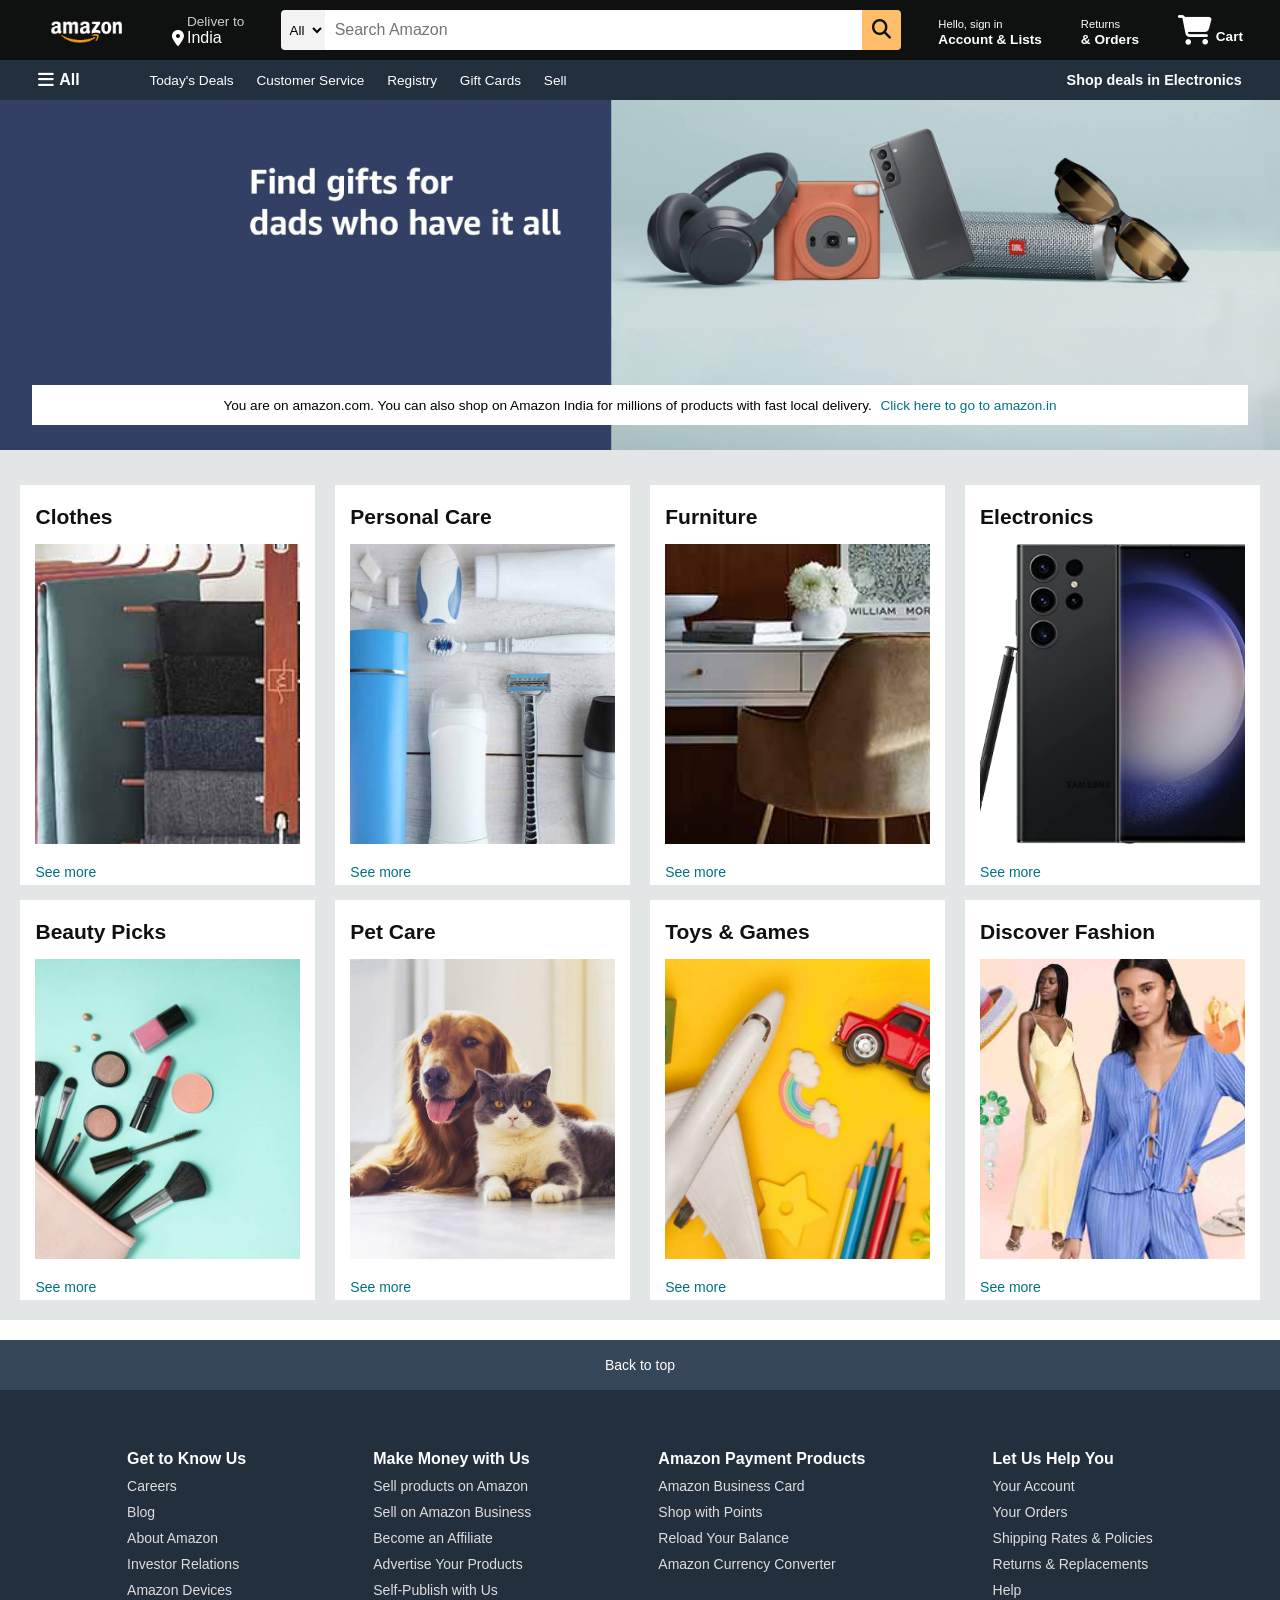
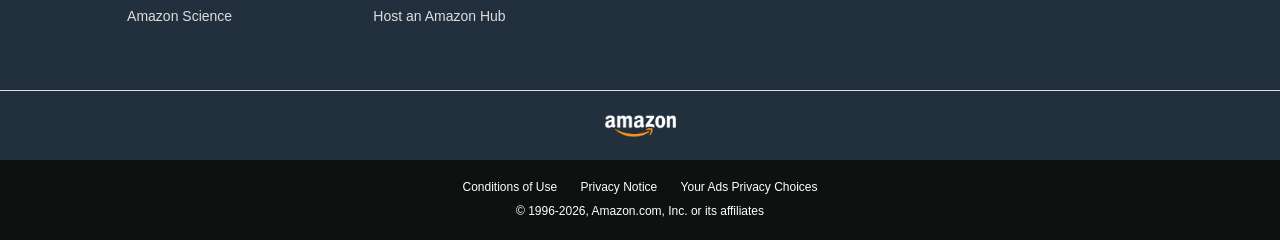
<file: index.html>
<!DOCTYPE html>
<html lang="en">
<head>
    <meta charset="UTF-8">
    <meta name="viewport" content="width=device-width, initial-scale=1.0">
    <title>Amazon Clone</title>

    <!-- CSS -->
    <link rel="stylesheet" href="style.css">

    <!-- Font Awesome -->
    <link rel="stylesheet"
    href="https://cdnjs.cloudflare.com/ajax/libs/font-awesome/6.7.2/css/all.min.css">
</head>

<body>

<header>

    <!-- Navbar -->
    <div class="navbar">

        <!-- Logo -->
        <div class="nav-logo border">
            <div class="logo"></div>
        </div>

        <!-- Address -->
        <div class="nav-address border">
            <p class="add-first">Deliver to</p>
            <div class="add-icon">
                <i class="fa-solid fa-location-dot"></i>
                <p class="add-second">India</p>
            </div>
        </div>

        <!-- Search Bar -->
        <div class="nav-search">

            <select class="search-select">
                <option>All</option>
            </select>

            <input placeholder="Search Amazon" class="search-input">

            <div class="search-icon">
                <i class="fa-solid fa-magnifying-glass"></i>
            </div>

        </div>

        <!-- Sign In -->
        <div class="nav-signin border">
            <p><span>Hello, sign in</span></p>
            <p class="nav-second">Account & Lists</p>
        </div>

        <!-- Returns -->
        <div class="nav-return border">
            <p><span>Returns</span></p>
            <p class="nav-second">& Orders</p>
        </div>

        <!-- Cart -->
        <div class="nav-cart border">
            <i class="fa-solid fa-cart-shopping"></i>
            Cart
        </div>

    </div>

    <!-- Panel -->
    <div class="panel">

        <div class="panel-all border">
            <i class="fa-solid fa-bars"></i>
            All
        </div>

        <div class="panel-ops">
            <p class="border">Today's Deals</p>
            <p class="border">Customer Service</p>
            <p class="border">Registry</p>
            <p class="border">Gift Cards</p>
            <p class="border">Sell</p>
        </div>

        <div class="panel-deals border">
            Shop deals in Electronics
        </div>

    </div>

</header>

<!-- Hero Section -->
<div class="hero-section">
    <div class="hero-msg">
        <p>
            You are on amazon.com. You can also shop on Amazon India for millions of products with fast local delivery.
            <a href="#">Click here to go to amazon.in</a>
        </p>
    </div>
</div>
<div class="shop-section">

    <div class="box">
        <div class="box-content">
            <h2>Clothes</h2>
            <div class="box-img" style="background-image: url('box1_image.jpg');"></div>
            <p>See more</p>
        </div>
    </div>

    <div class="box">
        <div class="box-content">
            <h2>Personal Care</h2>
            <div class="box-img" style="background-image: url('box2_image.jpg');"></div>
            <p>See more</p>
        </div>
    </div>

    <div class="box">
        <div class="box-content">
            <h2>Furniture</h2>
            <div class="box-img" style="background-image: url('box3_image.jpg');"></div>
            <p>See more</p>
        </div>
    </div>

    <div class="box">
        <div class="box-content">
            <h2>Electronics</h2>
            <div class="box-img" style="background-image: url('box4_image.jpg');"></div>
            <p>See more</p>
        </div>
    </div>
    <div class="box">
    <div class="box-content">
        <h2>Beauty Picks</h2>
        <div class="box-img" style="background-image: url('box5_image.jpg');"></div>
        <p>See more</p>
    </div>
</div>

<div class="box">
    <div class="box-content">
        <h2>Pet Care</h2>
        <div class="box-img" style="background-image: url('box6_image.jpg');"></div>
        <p>See more</p>
    </div>
</div>

<div class="box">
    <div class="box-content">
        <h2>Toys & Games</h2>
        <div class="box-img" style="background-image: url('box7_image.jpg');"></div>
        <p>See more</p>
    </div>
</div>

<div class="box">
    <div class="box-content">
        <h2>Discover Fashion</h2>
        <div class="box-img" style="background-image: url('box8_image\ \(1\).jpg');"></div>
        <p>See more</p>
    </div>
</div>

</div>
<footer>

    <div class="foot-panel1">
        Back to top
    </div>

    <div class="foot-panel2">

        <ul>
            <p>Get to Know Us</p>
            <a>Careers</a>
            <a>Blog</a>
            <a>About Amazon</a>
            <a>Investor Relations</a>
            <a>Amazon Devices</a>
            <a>Amazon Science</a>
        </ul>

        <ul>
            <p>Make Money with Us</p>
            <a>Sell products on Amazon</a>
            <a>Sell on Amazon Business</a>
            <a>Become an Affiliate</a>
            <a>Advertise Your Products</a>
            <a>Self-Publish with Us</a>
            <a>Host an Amazon Hub</a>
        </ul>

        <ul>
            <p>Amazon Payment Products</p>
            <a>Amazon Business Card</a>
            <a>Shop with Points</a>
            <a>Reload Your Balance</a>
            <a>Amazon Currency Converter</a>
        </ul>

        <ul>
            <p>Let Us Help You</p>
            <a>Your Account</a>
            <a>Your Orders</a>
            <a>Shipping Rates & Policies</a>
            <a>Returns & Replacements</a>
            <a>Help</a>
        </ul>

    </div>


    <div class="foot-panel3">
        <div class="logo"></div>
    </div>


    <div class="foot-panel4">

        <div class="pages">
            <a>Conditions of Use</a>
            <a>Privacy Notice</a>
            <a>Your Ads Privacy Choices</a>
        </div>

        <div class="copyright">
            © 1996-2026, Amazon.com, Inc. or its affiliates
        </div>

    </div>

</footer>
</body>
</html>
</file>
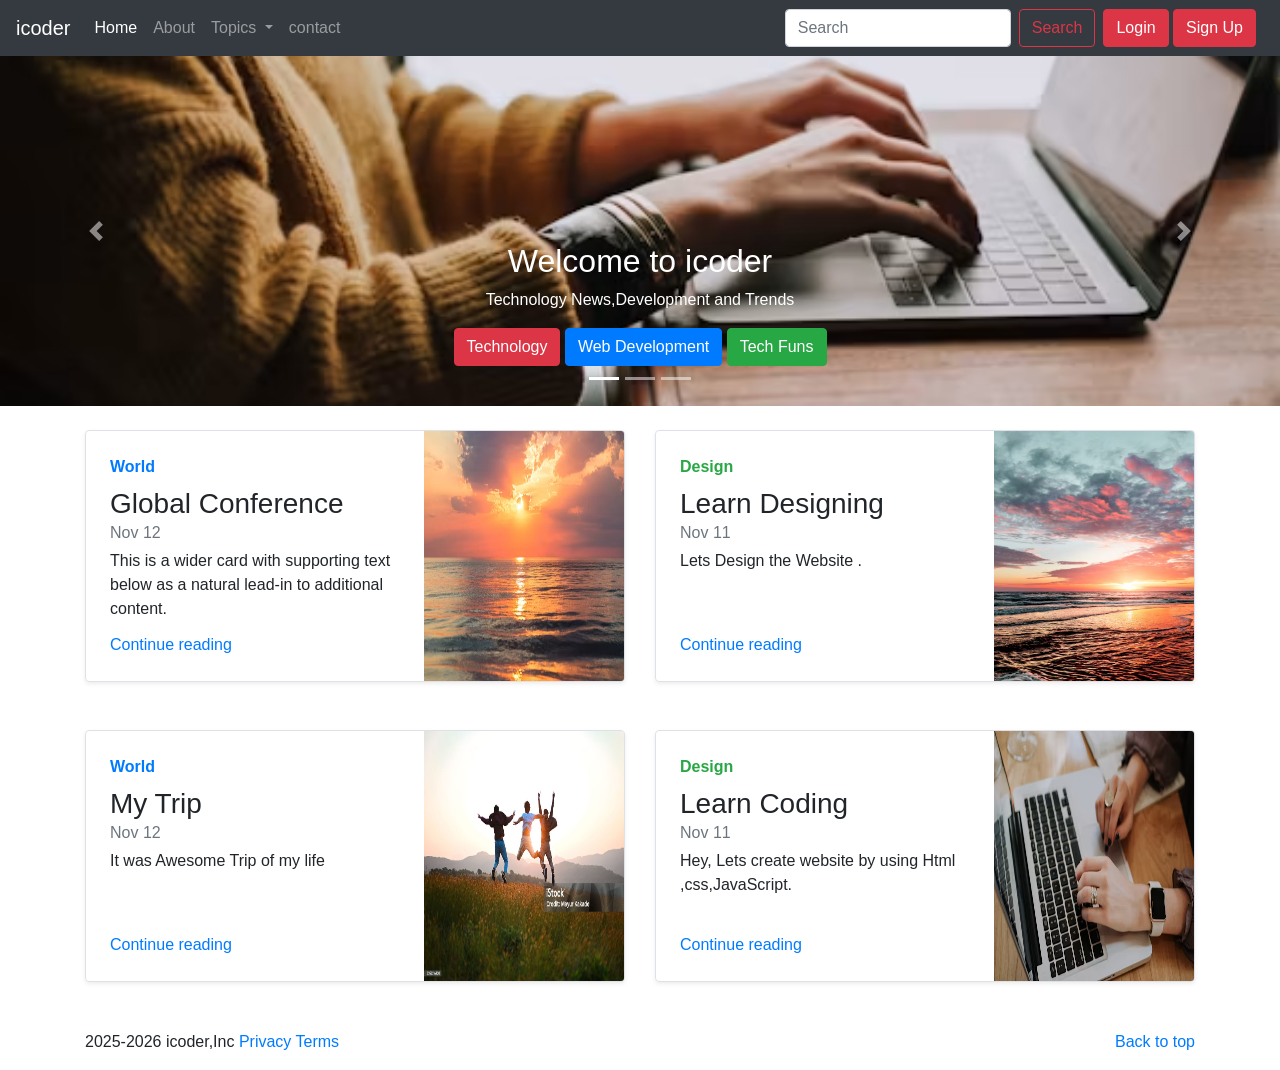
<file: Bootstrap-website/index.html>
<!doctype html>
<html lang="en">
  <head>
    <!-- Required meta tags -->
    <meta charset="utf-8">
    <meta name="viewport" content="width=device-width, initial-scale=1, shrink-to-fit=no">

    <!-- Bootstrap CSS -->
    <link rel="stylesheet" href="https://cdn.jsdelivr.net/npm/bootstrap@4.5.3/dist/css/bootstrap.min.css" integrity="sha384-TX8t27EcRE3e/ihU7zmQxVncDAy5uIKz4rEkgIXeMed4M0jlfIDPvg6uqKI2xXr2" crossorigin="anonymous">
    <link rel="stylesheet" href="style.css">
    <title>Hello, world!</title>
  </head>
  <body>
    <nav class="navbar navbar-expand-lg navbar-dark bg-dark">
  <a class="navbar-brand" href="#">icoder</a>
  <button class="navbar-toggler" type="button" data-toggle="collapse" data-target="#navbarSupportedContent" aria-controls="navbarSupportedContent" aria-expanded="false" aria-label="Toggle navigation">
    <span class="navbar-toggler-icon"></span>
  </button>

  <div class="collapse navbar-collapse" id="navbarSupportedContent">
    <ul class="navbar-nav mr-auto">
      <li class="nav-item active">
        <a class="nav-link" href="/">Home <span class="sr-only">(current)</span></a>
      </li>
      <li class="nav-item">
        <a class="nav-link" href="/about.html">About</a>
      </li>
<li class="nav-item dropdown">
    <a class="nav-link dropdown-toggle"
       href="#"
       id="navbarDropdown"
       role="button"
       data-toggle="dropdown"
       aria-haspopup="true"
       aria-expanded="false">
        Topics
    </a>

    <div class="dropdown-menu" aria-labelledby="navbarDropdown">
        <a class="dropdown-item" href="#">Technology</a>
        <a class="dropdown-item" href="#">Web Development</a>
        <div class="dropdown-divider"></div>
        <a class="dropdown-item" href="#">Support</a>
        <a class="dropdown-item" href="#">Write for us</a>
    </div>
</li>
    <li class="nav-item">
        <a class="nav-link" href="/contact.html">contact</a>
      </li>
    </ul>
    <form class="form-inline my-2 my-lg-0">
      <input class="form-control mr-sm-2" type="search" placeholder="Search" aria-label="Search">
      <button class="btn btn-outline-danger my-2 my-sm-0" type="submit">Search</button>
    </form>
    <div class="mx-2">
    <button class="btn btn-danger" data-toggle="modal" data-target="#loginModal">
        Login
    </button>

    <button class="btn btn-danger" data-toggle="modal" data-target="#signupModal">
        Sign Up
    </button>

  </div>
</nav>



</div>
</div>
</nav>

<!-- Login Modal -->
<div class="modal fade" id="loginModal" tabindex="-1" aria-labelledby="loginModalLabel" aria-hidden="true">
    <div class="modal-dialog">
        <div class="modal-content">

            <div class="modal-header">
                <h5 class="modal-title" id="loginModalLabel">Login to iCoder</h5>
                <button type="button" class="close" data-dismiss="modal">
                    <span>&times;</span>
                </button>
            </div>

            <div class="modal-body">
                <form>
                    <div class="form-group">
                        <label>Email address</label>
                        <input type="email" class="form-control">
                    </div>

                    <div class="form-group">
                        <label>Password</label>
                        <input type="password" class="form-control">
                    </div>

                    <button type="submit" class="btn btn-primary">
                        Login
                    </button>
                </form>
            </div>

        </div>
    </div>
</div>

<!-- Signup Modal -->
<div class="modal fade" id="signupModal" tabindex="-1" aria-labelledby="signupModalLabel" aria-hidden="true">
    <div class="modal-dialog">
        <div class="modal-content">

            <div class="modal-header">
                <h5 class="modal-title" id="signupModalLabel">Create an Account</h5>
                <button type="button" class="close" data-dismiss="modal">
                    <span>&times;</span>
                </button>
            </div>

            <div class="modal-body">
                <form>
                    <div class="form-group">
                        <label>Name</label>
                        <input type="text" class="form-control">
                    </div>

                    <div class="form-group">
                        <label>Email</label>
                        <input type="email" class="form-control">
                    </div>

                    <div class="form-group">
                        <label>Password</label>
                        <input type="password" class="form-control">
                    </div>

                    <button type="submit" class="btn btn-primary">
                        Sign Up
                    </button>
                </form>
            </div>

        </div>
    </div>
</div>
<div id="carouselExampleCaptions" class="carousel slide carousel-fade" data-ride="carousel">
  <ol class="carousel-indicators">
    <li data-target="#carouselExampleCaptions" data-slide-to="0" class="active"></li>
    <li data-target="#carouselExampleCaptions" data-slide-to="1"></li>
    <li data-target="#carouselExampleCaptions" data-slide-to="2"></li>
  </ol>
  <div class="carousel-inner">
    <div class="carousel-item active">
      <img src="2_image.avif" class="d-block w-100" alt="...">
      <div class="carousel-caption d-none d-md-block">
        <h2>Welcome to icoder</h2>
        <p>Technology News,Development and Trends</p>
        <button class="btn btn-danger">Technology</button>
        <button class="btn btn-primary">Web Development</button>
        <button class="btn btn-success">Tech Funs</button>
      </div>
    </div>
    <div class="carousel-item">
      <img src="istockphoto-2222587923-612x612.webp" class="d-block w-100" alt="...">
      <div class="carousel-caption d-none d-md-block">
        <h2>Welcome to Best Coding blog</h2>
        <p>Technology News,Development and Trends</p>
        <button class="btn btn-danger">Technology</button>
        <button class="btn btn-primary">Web Development</button>
        <button class="btn btn-success">Tech Funs</button>      </div>
    </div>
    <div class="carousel-item">
      <img src="1_image.avif" class="d-block w-100" alt="...">
      <div class="carousel-caption d-none d-md-block">
        <h2>Award wining Blog</h2>
        <p>Technology News,Development and Trends</p>
        <button class="btn btn-danger">Technology</button>
        <button class="btn btn-primary">Web Development</button>
        <button class="btn btn-success">Tech Funs</button>
      </div>
    </div>
  </div>
  <a class="carousel-control-prev" href="#carouselExampleCaptions" role="button" data-slide="prev">
    <span class="carousel-control-prev-icon" aria-hidden="true"></span>
    <span class="sr-only">Previous</span>
  </a>
  <a class="carousel-control-next" href="#carouselExampleCaptions" role="button" data-slide="next">
    <span class="carousel-control-next-icon" aria-hidden="true"></span>
    <span class="sr-only">Next</span>
  </a>
</div>
<div class="container my-4">
    <div class="row mb-2">
    <div class="col-md-6">
      <div class="row no-gutters border rounded overflow-hidden flex-md-row mb-4 shadow-sm h-md-250 position-relative">
        <div class="col p-4 d-flex flex-column position-static">
          <strong class="d-inline-block mb-2 text-primary">World</strong>
          <h3 class="mb-0">Global Conference </h3>
          <div class="mb-1 text-muted">Nov 12</div>
          <p class="card-text mb-auto">This is a wider card with supporting text below as a natural lead-in to additional content.</p>
          <a href="#" class="stretched-link">Continue reading</a>
        </div>
        <div class="col-auto d-none d-lg-block">
          <img class="bd-placeholder-img" width="200" height="250"src="pic1.avif">
        </div>
      </div>
    </div>
    <div class="col-md-6">
      <div class="row no-gutters border rounded overflow-hidden flex-md-row mb-4 shadow-sm h-md-250 position-relative">
        <div class="col p-4 d-flex flex-column position-static">
          <strong class="d-inline-block mb-2 text-success">Design</strong>
          <h3 class="mb-0">Learn Designing</h3>
          <div class="mb-1 text-muted">Nov 11</div>
          <p class="mb-auto"> Lets Design the Website .</p>
          <a href="#" class="stretched-link">Continue reading</a>
        </div>
        <div class="col-auto d-none d-lg-block">
    <img class="bd-placeholder-img" width="200" height="250"src="pic2.avif">

        </div>
      </div>
    </div>
  </div>
</div>
<div class="container my-4">
        <div class="row mb-2">
    <div class="col-md-6">
      <div class="row no-gutters border rounded overflow-hidden flex-md-row mb-4 shadow-sm h-md-250 position-relative">
        <div class="col p-4 d-flex flex-column position-static">
          <strong class="d-inline-block mb-2 text-primary">World</strong>
          <h3 class="mb-0">My Trip </h3>
          <div class="mb-1 text-muted">Nov 12</div>
          <p class="card-text mb-auto"> It was Awesome Trip of my life</p>
          <a href="#" class="stretched-link">Continue reading</a>
        </div>
        <div class="col-auto d-none d-lg-block">
          <img class="bd-placeholder-img" width="200" height="250"src="pic3.jpg">
        </div>
      </div>
    </div>
    <div class="col-md-6">
      <div class="row no-gutters border rounded overflow-hidden flex-md-row mb-4 shadow-sm h-md-250 position-relative">
        <div class="col p-4 d-flex flex-column position-static">
          <strong class="d-inline-block mb-2 text-success">Design</strong>
          <h3 class="mb-0">Learn Coding</h3>
          <div class="mb-1 text-muted">Nov 11</div>
          <p class="mb-auto">Hey, Lets create website by using Html ,css,JavaScript.</p>
          <a href="#" class="stretched-link">Continue reading</a>
        </div>
        <div class="col-auto d-none d-lg-block">
    <img class="bd-placeholder-img" width="200" height="250"src="1_image.avif">

        </div>
      </div>
    </div>
  </div>
</div>
<footer class="container">
    <p class="float-right">
<a href ="#">Back to top</a>
    </p>
<p>
    2025-2026 icoder,Inc
    <a href ="#">Privacy</a>
    <a href ="#">Terms</a>

</p>
</footer>


    <!-- Option 1: jQuery and Bootstrap Bundle (includes Popper) -->
    <script src="https://code.jquery.com/jquery-3.5.1.slim.min.js" integrity="sha384-DfXdz2htPH0lsSSs5nCTpuj/zy4C+OGpamoFVy38MVBnE+IbbVYUew+OrCXaRkfj" crossorigin="anonymous"></script>
    <script src="https://cdn.jsdelivr.net/npm/bootstrap@4.5.3/dist/js/bootstrap.bundle.min.js" integrity="sha384-ho+j7jyWK8fNQe+A12Hb8AhRq26LrZ/JpcUGGOn+Y7RsweNrtN/tE3MoK7ZeZDyx" crossorigin="anonymous"></script>

    <!-- Option 2: jQuery, Popper.js, and Bootstrap JS
    <script src="https://code.jquery.com/jquery-3.5.1.slim.min.js" integrity="sha384-DfXdz2htPH0lsSSs5nCTpuj/zy4C+OGpamoFVy38MVBnE+IbbVYUew+OrCXaRkfj" crossorigin="anonymous"></script>
    <script src="https://cdn.jsdelivr.net/npm/popper.js@1.16.1/dist/umd/popper.min.js" integrity="sha384-9/reFTGAW83EW2RDu2S0VKaIzap3H66lZH81PoYlFhbGU+6BZp6G7niu735Sk7lN" crossorigin="anonymous"></script>
    <script src="https://cdn.jsdelivr.net/npm/bootstrap@4.5.3/dist/js/bootstrap.min.js" integrity="sha384-w1Q4orYjBQndcko6MimVbzY0tgp4pWB4lZ7lr30WKz0vr/aWKhXdBNmNb5D92v7s" crossorigin="anonymous"></script>
    -->
  </body>
</html>
</file>
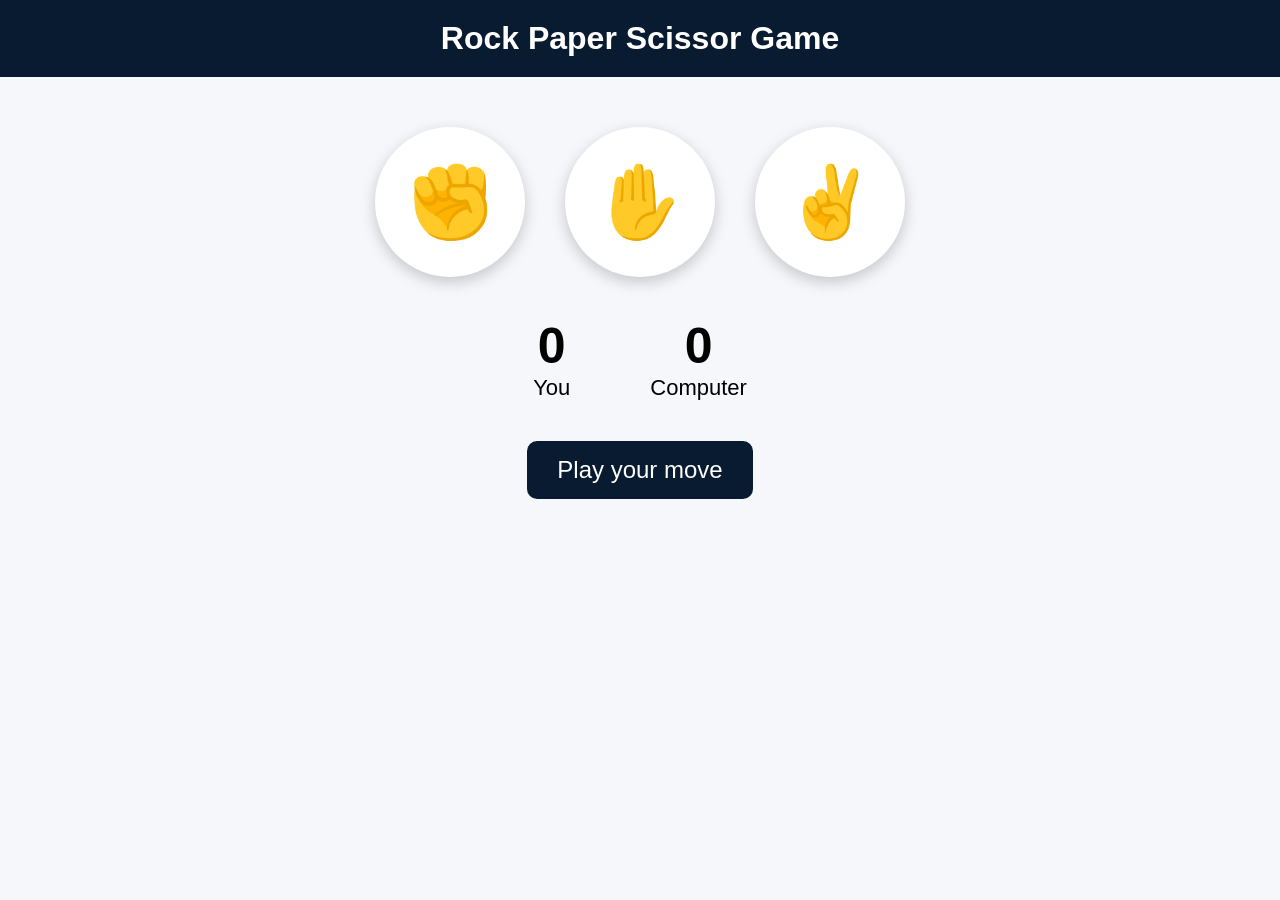
<file: Rock-papaer-scissor/index.html>
<!DOCTYPE html>
<html lang="en">
<head>
<meta charset="UTF-8">
<meta name="viewport" content="width=device-width, initial-scale=1.0">
<title>Rock Paper Scissor Game</title>
<link rel="stylesheet" href="rock.css">
</head>
<body>

<h1>Rock Paper Scissor Game</h1>

<div class="choices">
    <div class="choice" id="rock">✊</div>
    <div class="choice" id="paper">✋</div>
    <div class="choice" id="scissor">✌️</div>
</div>

<div class="score-board">
    <div class="score">
        <p id="user-score">0</p>
        <p>You</p>
    </div>

    <div class="score">
        <p id="comp-score">0</p>
        <p>Computer</p>
    </div>
</div>

<div class="msg-container">
    <p id="msg">Play your move</p>
</div>

<script src="rock.js"></script>

</body>
</html>
</file>
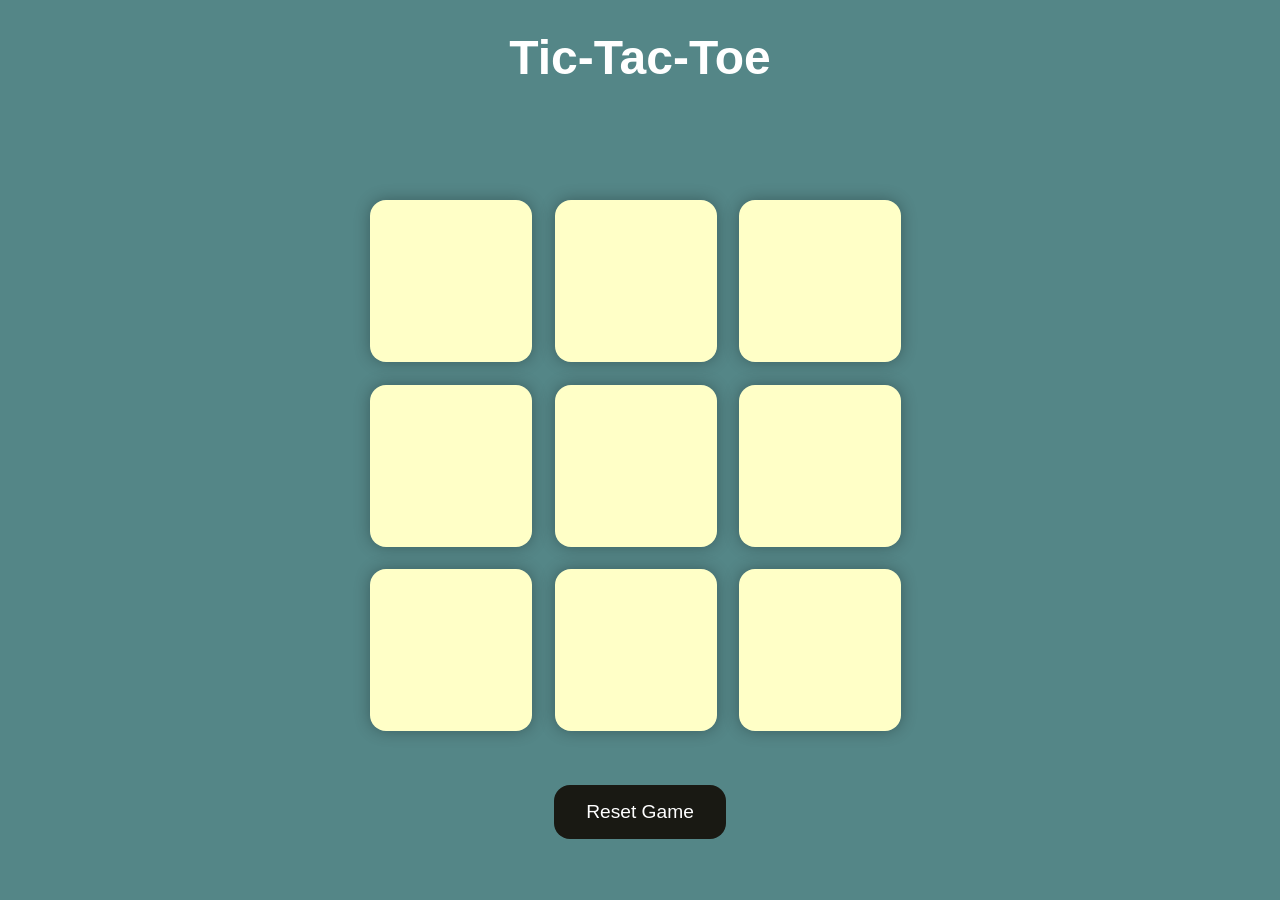
<file: Tic-Tac-Toe/index.html>
<!DOCTYPE html>
<html lang="en">

<head>
    <meta charset="UTF-8">
    <meta name="viewport" content="width=device-width, initial-scale=1.0">
    <title>Tic-Tac-Toe</title>
    <link rel="stylesheet" href="style.css">
</head>

<body>

    <h1>Tic-Tac-Toe</h1>

    <div class="msg-container">
        <h2 id="msg"></h2>
    </div>

    <main>
        <div class="container">
            <div class="game">

                <button class="box"></button>
                <button class="box"></button>
                <button class="box"></button>

                <button class="box"></button>
                <button class="box"></button>
                <button class="box"></button>

                <button class="box"></button>
                <button class="box"></button>
                <button class="box"></button>

            </div>
        </div>

        <button id="reset-btn">Reset Game</button>
    </main>


    <script src="script.js"></script>

</body>

</html>
</file>
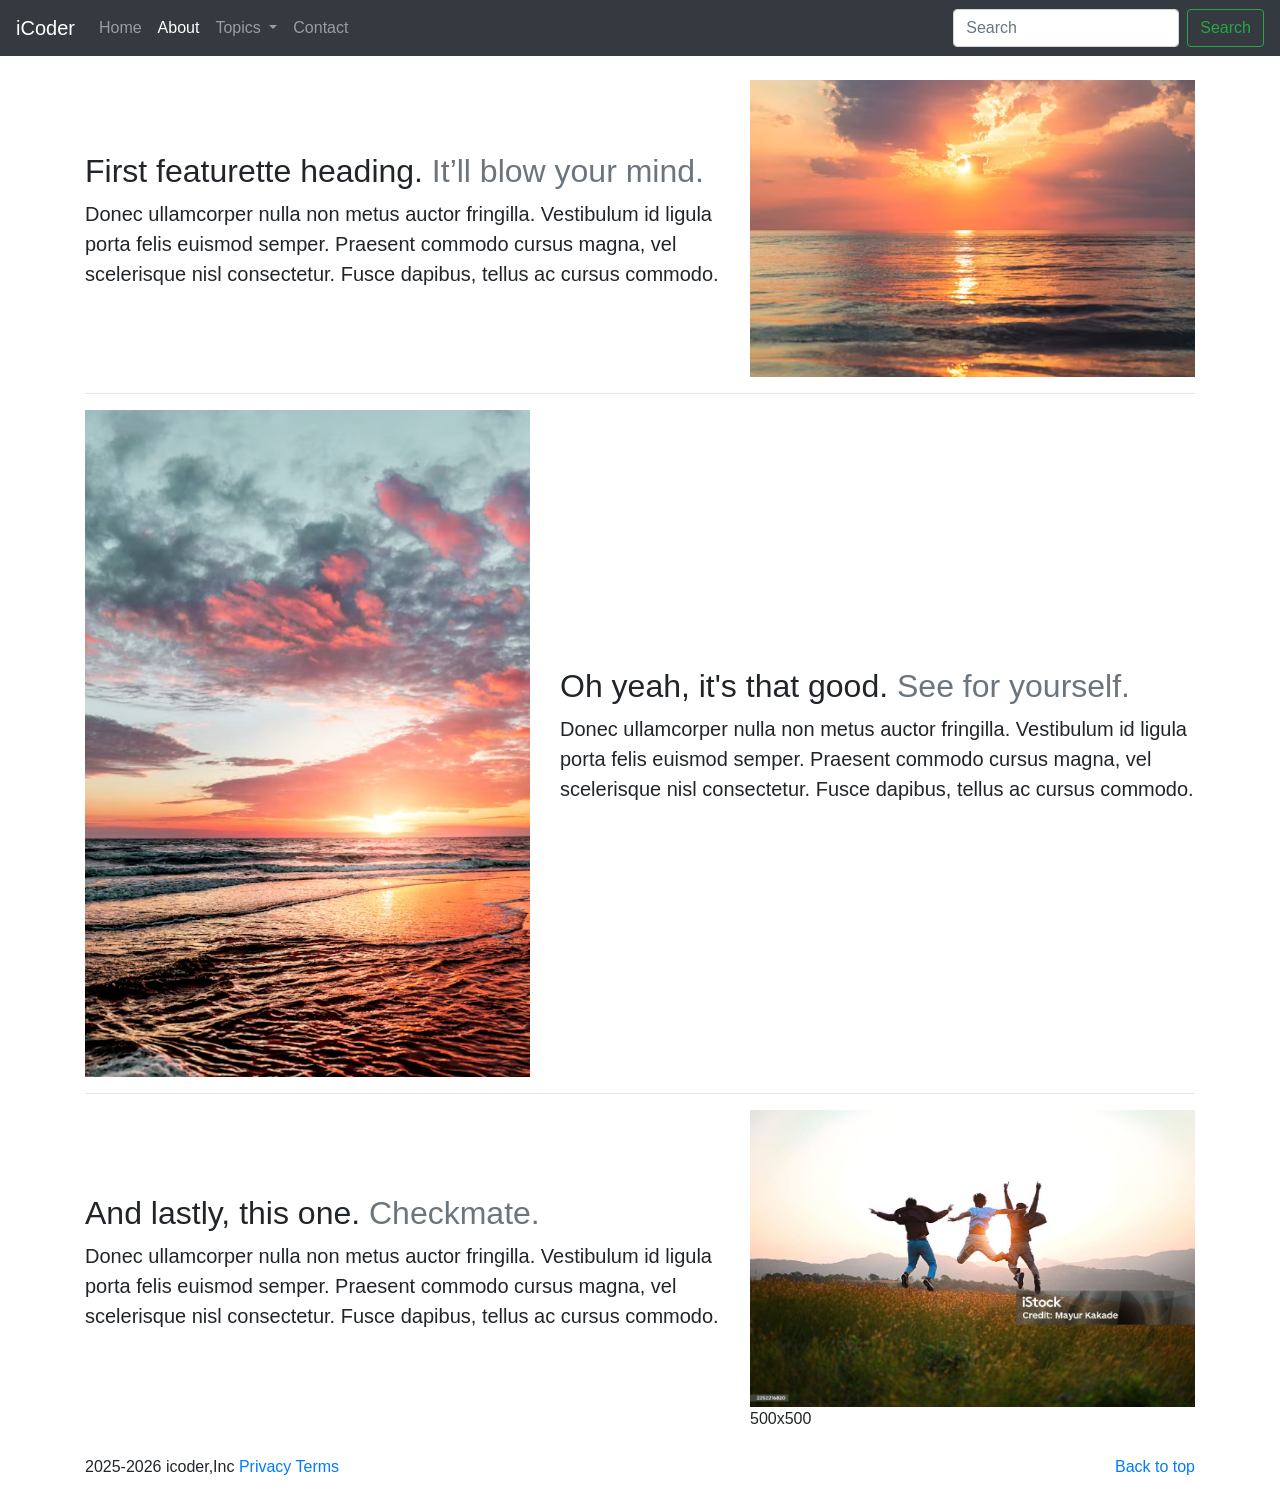
<file: Bootstrap-website/about.html>
<!DOCTYPE html>
<html lang="en">
<head>
    <meta charset="UTF-8">
    <meta name="viewport" content="width=device-width, initial-scale=1.0">

    <link rel="stylesheet" href="https://cdn.jsdelivr.net/npm/bootstrap@4.5.3/dist/css/bootstrap.min.css"
        integrity="sha384-TX8t27EcRE3e/ihU7zmQxVncDAy5uIKz4rEkgIXeMed4M0jlfIDPvg6uqKI2xXr2"
        crossorigin="anonymous">

    <link rel="stylesheet" href="style.css">

    <title>iCoder - Heaven for Programmers</title>
</head>

<body>

<nav class="navbar navbar-expand-lg navbar-dark bg-dark">
    <a class="navbar-brand" href="#">iCoder</a>

    <button class="navbar-toggler" type="button" data-toggle="collapse"
        data-target="#navbarSupportedContent"
        aria-controls="navbarSupportedContent"
        aria-expanded="false"
        aria-label="Toggle navigation">

        <span class="navbar-toggler-icon"></span>
    </button>

    <div class="collapse navbar-collapse" id="navbarSupportedContent">

        <ul class="navbar-nav mr-auto">

            <li class="nav-item">
                <a class="nav-link" href="index.html">Home</a>
            </li>

            <li class="nav-item active">
                <a class="nav-link" href="about.html">
                    About <span class="sr-only">(current)</span>
                </a>
            </li>

            <li class="nav-item dropdown">
                <a class="nav-link dropdown-toggle"
                    href="#"
                    id="navbarDropdown"
                    role="button"
                    data-toggle="dropdown">

                    Topics
                </a>

                <div class="dropdown-menu">
                    <a class="dropdown-item" href="#">Technology</a>
                    <a class="dropdown-item" href="#">Web Development</a>

                    <div class="dropdown-divider"></div>

                    <a class="dropdown-item" href="#">Support</a>
                    <a class="dropdown-item" href="#">Write for us</a>
                </div>
            </li>

            <li class="nav-item">
                <a class="nav-link" href="contact.html">Contact</a>
            </li>

        </ul>

        <form class="form-inline my-2 my-lg-0">
            <input class="form-control mr-sm-2"
                type="search"
                placeholder="Search">

            <button class="btn btn-outline-success"
                type="submit">
                Search
            </button>
        </form>

    </div>
</nav>
<div class="container my-4">

  <div class="row featurette d-flex justify-content-center align-items-center">
    <div class="col-md-7">
      <h2 class="featurette-heading">
        First featurette heading.
        <span class="text-muted">It’ll blow your mind.</span>
      </h2>
      <p class="lead">
        Donec ullamcorper nulla non metus auctor fringilla.
        Vestibulum id ligula porta felis euismod semper.
        Praesent commodo cursus magna, vel scelerisque nisl consectetur.
        Fusce dapibus, tellus ac cursus commodo.
      </p>
    </div>

    <div class="col-md-5">
    <img class="bd-placeholder-img bd-placeholder-img-lg featurette-image img-fluid mx-auto"
     src="pic1.avif" alt="">
        
        <title>Placeholder</title>
        <rect width="100%" height="100%" fill="#eee"></rect>
        <text x="50%" y="50%" fill="#aaa" dy=".3em"></text>
      
    </div>
  </div>

  <hr class="featurette-divider">

  <div class="row featurette d-flex justify-content-center align-items-center">
    <div class="col-md-7 order-md-2">
      <h2 class="featurette-heading">
        Oh yeah, it's that good.
        <span class="text-muted">See for yourself.</span>
      </h2>
      <p class="lead">
        Donec ullamcorper nulla non metus auctor fringilla.
        Vestibulum id ligula porta felis euismod semper.
        Praesent commodo cursus magna, vel scelerisque nisl consectetur.
        Fusce dapibus, tellus ac cursus commodo.
      </p>
    </div>

    <div class="col-md-5 order-md-1">
            <img class="bd-placeholder-img bd-placeholder-img-lg featurette-image img-fluid mx-auto"
     src="pic2.avif" alt="">

        <title>Placeholder</title>
        <rect width="100%" height="100%" fill="#eee"></rect>
        <text x="50%" y="50%" fill="#aaa" dy=".3em"></text>
      
    </div>
  </div>

  <hr class="featurette-divider">

  <div class="row featurette d-flex justify-content-center align-items-center">
    <div class="col-md-7">
      <h2 class="featurette-heading">
        And lastly, this one.
        <span class="text-muted">Checkmate.</span>
      </h2>
      <p class="lead">
        Donec ullamcorper nulla non metus auctor fringilla.
        Vestibulum id ligula porta felis euismod semper.
        Praesent commodo cursus magna, vel scelerisque nisl consectetur.
        Fusce dapibus, tellus ac cursus commodo.
      </p>
    </div>

    <div class="col-md-5">
                    <img class="bd-placeholder-img bd-placeholder-img-lg featurette-image img-fluid mx-auto"
     src="pic3.jpg" alt="">

        <title>Placeholder</title>
        <rect width="100%" height="100%" fill="#eee"></rect>
        <text x="50%" y="50%" fill="#aaa" dy=".3em">500x500</text>
      </svg>
    </div>
  </div>

</div>
<footer class="container">
    <p class="float-right">
<a href ="#">Back to top</a>
    </p>
<p>
    2025-2026 icoder,Inc
    <a href ="#">Privacy</a>
    <a href ="#">Terms</a>

</p>
</footer>
<script src="https://code.jquery.com/jquery-3.5.1.slim.min.js"
        integrity="sha384-DfXdz2htPH0lsSSs5nCTpuj/zy4C+OGpamoFVy38MVBnE+IbbVYUew+OrCXaRkfj"
        crossorigin="anonymous"></script>

    <script src="https://cdn.jsdelivr.net/npm/bootstrap@4.5.3/dist/js/bootstrap.bundle.min.js"
        integrity="sha384-ho+j7jyWK8fNQe+A12Hb8AhRq26LrZ/JpcUGGOn+Y7RsweNrtN/tE3MoK7ZeZDyx"
        crossorigin="anonymous"></script>

</body>
</html>
</file>
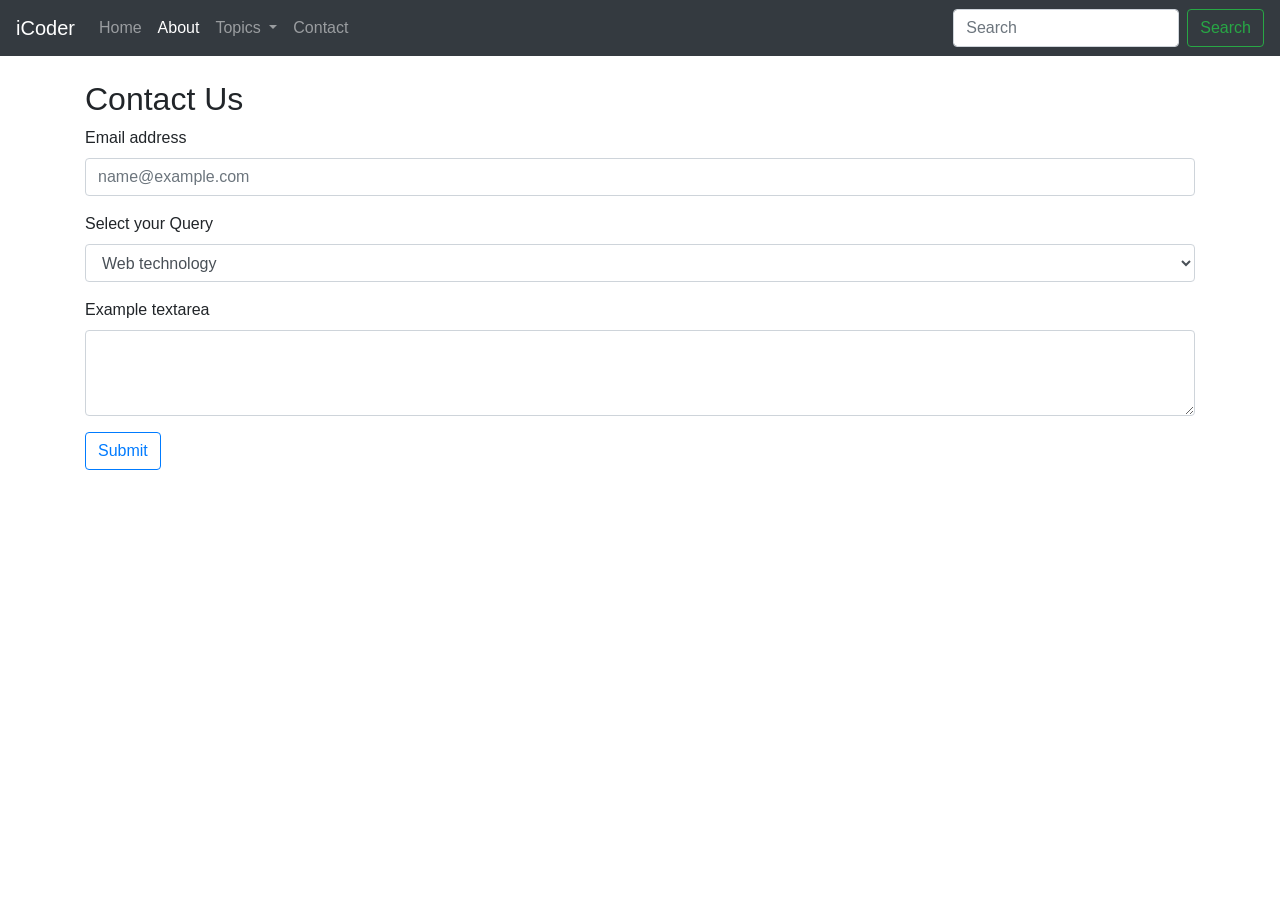
<file: Bootstrap-website/contact.html>
<!DOCTYPE html>
<html lang="en">
<head>
    <meta charset="UTF-8">
    <meta name="viewport" content="width=device-width, initial-scale=1.0">

    <link rel="stylesheet" href="https://cdn.jsdelivr.net/npm/bootstrap@4.5.3/dist/css/bootstrap.min.css"
        integrity="sha384-TX8t27EcRE3e/ihU7zmQxVncDAy5uIKz4rEkgIXeMed4M0jlfIDPvg6uqKI2xXr2"
        crossorigin="anonymous">

    <link rel="stylesheet" href="style.css">

    <title>iCoder - Heaven for Programmers</title>
</head>

<body>

<nav class="navbar navbar-expand-lg navbar-dark bg-dark">
    <a class="navbar-brand" href="#">iCoder</a>

    <button class="navbar-toggler" type="button" data-toggle="collapse"
        data-target="#navbarSupportedContent"
        aria-controls="navbarSupportedContent"
        aria-expanded="false"
        aria-label="Toggle navigation">

        <span class="navbar-toggler-icon"></span>
    </button>

    <div class="collapse navbar-collapse" id="navbarSupportedContent">

        <ul class="navbar-nav mr-auto">

            <li class="nav-item">
                <a class="nav-link" href="index.html">Home</a>
            </li>

            <li class="nav-item active">
                <a class="nav-link" href="about.html">
                    About <span class="sr-only">(current)</span>
                </a>
            </li>

            <li class="nav-item dropdown">
                <a class="nav-link dropdown-toggle"
                    href="#"
                    id="navbarDropdown"
                    role="button"
                    data-toggle="dropdown">

                    Topics
                </a>

                <div class="dropdown-menu">
                    <a class="dropdown-item" href="#">Technology</a>
                    <a class="dropdown-item" href="#">Web Development</a>

                    <div class="dropdown-divider"></div>

                    <a class="dropdown-item" href="#">Support</a>
                    <a class="dropdown-item" href="#">Write for us</a>
                </div>
            </li>

            <li class="nav-item">
                <a class="nav-link" href="contact.html">Contact</a>
            </li>

        </ul>

        <form class="form-inline my-2 my-lg-0">
            <input class="form-control mr-sm-2"
                type="search"
                placeholder="Search">

            <button class="btn btn-outline-success"
                type="submit">
                Search
            </button>
        </form>

    </div>
</nav>
<div class="container my-4">
<h2> Contact Us </h2>
<form>
  <div class="form-group">
    <label for="exampleFormControlInput1">Email address</label>
    <input type="email" class="form-control" id="exampleFormControlInput1" placeholder="name@example.com">
  </div>
  <div class="form-group">
    <label for="exampleFormControlSelect1">Select your Query</label>
    <select class="form-control" id="exampleFormControlSelect1">
      <option>Web technology</option>
      <option>Data Science </option>
      <option>Artificial Intelligencs</option>
      <option>Machine Leraning</option>
      <option>Cyber Security</option>
    </select>
  </div>

  <div class="form-group">
    <label for="exampleFormControlTextarea1">Example textarea</label>
    <textarea class="form-control" id="exampleFormControlTextarea1" rows="3"></textarea>
  </div>
</form>
<button type="button" class="btn btn-outline-primary">Submit</button>


</div>
<script src="https://code.jquery.com/jquery-3.5.1.slim.min.js"
        integrity="sha384-DfXdz2htPH0lsSSs5nCTpuj/zy4C+OGpamoFVy38MVBnE+IbbVYUew+OrCXaRkfj"
        crossorigin="anonymous"></script>

    <script src="https://cdn.jsdelivr.net/npm/bootstrap@4.5.3/dist/js/bootstrap.bundle.min.js"
        integrity="sha384-ho+j7jyWK8fNQe+A12Hb8AhRq26LrZ/JpcUGGOn+Y7RsweNrtN/tE3MoK7ZeZDyx"
        crossorigin="anonymous"></script>

</body>
</html>
</file>
<file: style.css>
*{
    margin: 0;
    padding: 0;
    box-sizing: border-box;
    font-family: Arial, sans-serif;
}
body{
    overflow-x:hidden;
}
/* Navbar */

.navbar{
    height: 60px;
    background-color: #0f1111;
    color: white;
    display: flex;
    align-items: center;
    justify-content: space-evenly;
}

/* Logo */

.nav-logo{
    height: 50px;
    width: 100px;
}

.logo{
    background-image: url("amazon_logo.png");
    background-size: contain;
    background-repeat: no-repeat;
    background-position: center;
    width: 100px;
    height: 50px;
}

.border{
    border: 2px solid transparent;
}

.border:hover{
    border: 1.5px solid white;
}

/* Address */

.add-first{
    color: #cccccc;
    font-size: 0.85rem;
    margin-left: 15px;
}

.add-second{
    font-size: 1rem;
    margin-left: 3px;
}

.add-icon{
    display: flex;
    align-items: center;
}

/* Search */

.nav-search{
    display: flex;
    justify-content: space-evenly;
    width: 620px;
    height: 40px;
    border-radius: 4px;
    overflow: hidden;
}

.search-select{
    background-color: #f3f3f3;
    width: 50px;
    text-align: center;
    border: none;
    outline: none;
}

.search-input{
    width: 100%;
    font-size: 1rem;
    border: none;
    outline: none;
    padding-left: 10px;
}

.search-icon{
    width: 45px;
    display: flex;
    justify-content: center;
    align-items: center;
    font-size: 1.2rem;
    background-color: #febd68;
    color: #0f1111;
}

.nav-search:hover{
    border: 2px solid orange;
}

/* Sign In */

span{
    font-size: 0.7rem;
}

.nav-second{
    font-size: 0.85rem;
    font-weight: 700;
}

/* Cart */

.nav-cart i{
    font-size: 30px;
}

.nav-cart{
    font-size: 0.85rem;
    font-weight: 700;
}

/* Panel */

.panel{
    height: 40px;
    background-color: #222f3d;
    color: white;
    display: flex;
    align-items: center;
    justify-content: space-evenly;
}

.panel-all{
    display: flex;
    align-items: center;
    font-weight: 700;
    width: 60px;
}

.panel-all i{
    font-size: 18px;
    margin-right: 5px;
}

.panel-ops{
    width: 70%;
    font-size: 0.85rem;
}

.panel-ops p{
    display: inline;
    margin-left: 15px;
}

.panel-deals{
    font-size: 0.9rem;
    font-weight: 700;
}

/* Hero Section */

.hero-section{
    background-image: url("hero_image.jpg");
    height: 350px;
    background-size: cover;
    background-repeat: no-repeat;
    background-position: top center;

    display: flex;
    justify-content: center;
    align-items: flex-end;
}

.hero-msg{
    background-color: white;
    color: black;
    height: 40px;
    width: 95%;
    display: flex;
    justify-content: center;
    align-items: center;
    font-size: 0.85rem;
    margin-bottom: 25px;
}

.hero-msg p{
    margin: 0;
}

.hero-msg a{
    color: #007185;
    text-decoration: none;
    margin-left: 5px;
}

.hero-msg a:hover{
    text-decoration: underline;
}
/* Shop Section Boxes */

.shop-section{
    display: flex;
    justify-content: space-evenly;
    background-color: #e3e6e6;
    padding: 20px 0;
    flex-wrap: wrap;
}

.box{
    height: 400px;
    width: 23%;
    background-color: white;
    padding: 20px 15px;
    margin-top: 15px;
}

.box h2{
    font-size: 21px;
    color: #0f1111;
    margin-bottom: 15px;
}

.box-img{
    height: 300px;
    background-size: cover;
    background-position: center;
    margin-bottom: 20px;
}

.box p{
    color: #007185;
    font-size: 14px;
    cursor: pointer;
}

.box p:hover{
    color: #c7511f;
    text-decoration: underline;
}
/* Footer */

footer{
    margin-top:20px;
}

.foot-panel1{
    background-color:#37475a;
    color:white;
    height:50px;
    display:flex;
    justify-content:center;
    align-items:center;
    font-size:14px;
}


.foot-panel2{
    background-color:#222f3d;
    color:white;
    height:300px;
    display:flex;
    justify-content:space-evenly;
    padding-top:40px;
}


ul{
    margin-top:20px;
}

ul p{
    font-size:16px;
    font-weight:bold;
    margin-bottom:10px;
}

ul a{
    display:block;
    font-size:14px;
    color:#dddddd;
    margin-top:10px;
}


.foot-panel3{
    background-color:#222f3d;
    border-top:0.5px solid #dddddd;
    height:70px;
    display:flex;
    justify-content:center;
    align-items:center;
}




.foot-panel4{
    background-color:#0f1111;
    color:white;
    height:80px;
    text-align:center;
    padding-top:20px;
    font-size:12px;
}


.pages a{
    margin:0 10px;
}


.copyright{
    margin-top:10px;
}
</file>
<file: Bootstrap-website/style.css>
.carousel-item img {
    height: 350px;
    width: 100%;
    object-fit: cover;
}
</file>
<file: Rock-papaer-scissor/rock.css>
*{
    margin:0;
    padding:0;
    box-sizing:border-box;
    font-family:Arial,sans-serif;
}

body{
    background:#f5f7fb;
    text-align:center;
}

h1{
    background:#081b31;
    color:white;
    padding:20px;
}

.choices{
    display:flex;
    justify-content:center;
    gap:40px;
    margin-top:50px;
}

.choice{
    width:150px;
    height:150px;
    border-radius:50%;
    background:white;
    display:flex;
    justify-content:center;
    align-items:center;
    font-size:70px;
    cursor:pointer;
    box-shadow:0 5px 15px rgba(0,0,0,0.2);
    transition:0.3s;
}

.choice:hover{
    transform:scale(1.1);
    background:#081b31;
}

.score-board{
    display:flex;
    justify-content:center;
    gap:80px;
    margin-top:40px;
}

.score p:first-child{
    font-size:50px;
    font-weight:bold;
}

.score p:last-child{
    font-size:22px;
}

.msg-container{
    margin-top:40px;
}

#msg{
    display:inline-block;
    background:#081b31;
    color:white;
    padding:15px 30px;
    border-radius:10px;
    font-size:24px;
}
</file>
<file: Tic-Tac-Toe/style.css>
* {
    margin: 0;
    padding: 0;
    box-sizing: border-box;
}

body {
    background-color: #548687;
    text-align: center;
    font-family: Arial, sans-serif;
}

h1 {
    margin-top: 30px;
    color: white;
    font-size: 3rem;
}

.msg-container {
    height: 50px;
    margin-top: 20px;
}

#msg {
    color: white;
    font-size: 2rem;
}

.container {
    height: 70vh;
    display: flex;
    justify-content: center;
    align-items: center;
}

.game {
    height: 60vmin;
    width: 60vmin;
    display: grid;
    grid-template-columns: repeat(3, 1fr);
    gap: 1.5vmin;
}

.box {
    height: 18vmin;
    width: 18vmin;
    border-radius: 1rem;
    border: none;
    background-color: #ffffc7;
    font-size: 8vmin;
    color: #b0413e;
    box-shadow: 0 0 1rem rgba(0,0,0,0.3);
    cursor: pointer;
}

.box:hover {
    background-color: #f5f5a5;
}

#reset-btn {
    padding: 1rem 2rem;
    font-size: 1.2rem;
    border: none;
    border-radius: 1rem;
    background-color: #191913;
    color: white;
    cursor: pointer;
}

#reset-btn:hover {
    background-color: black;
}
</file>
